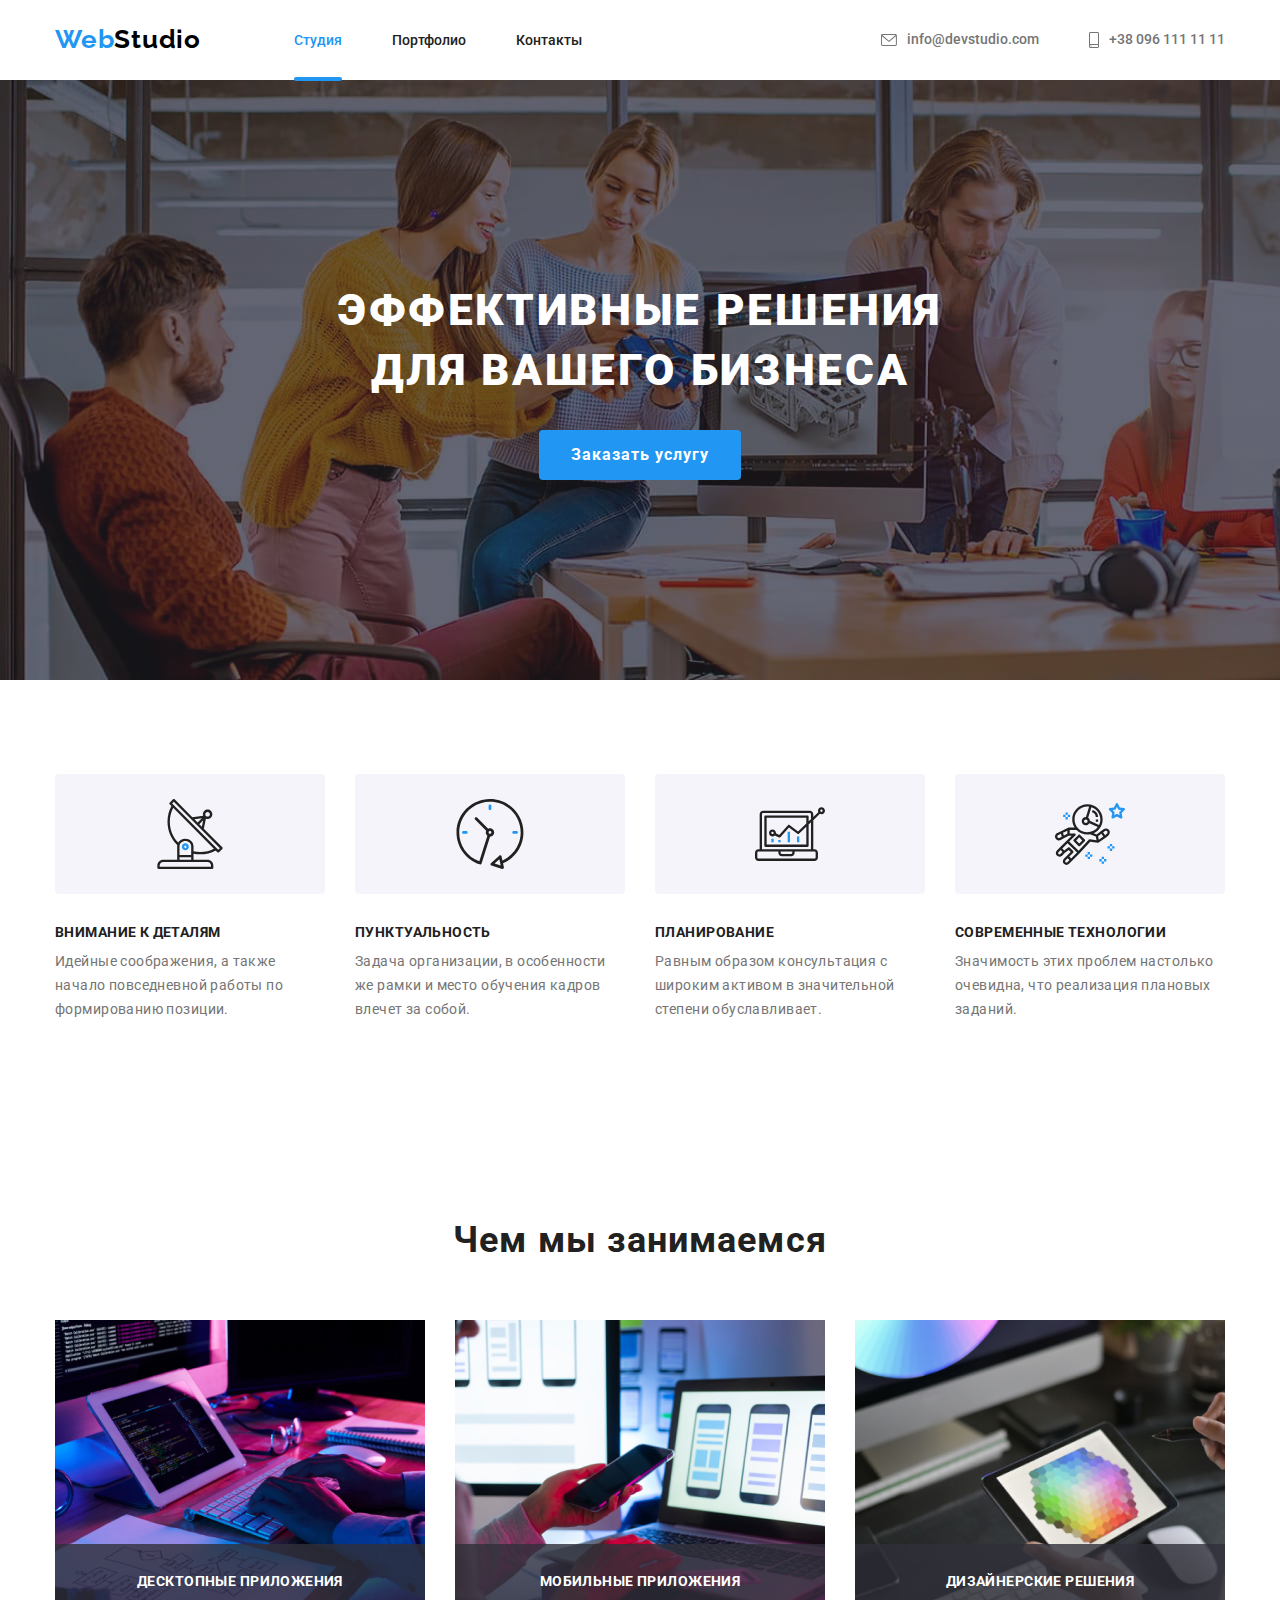
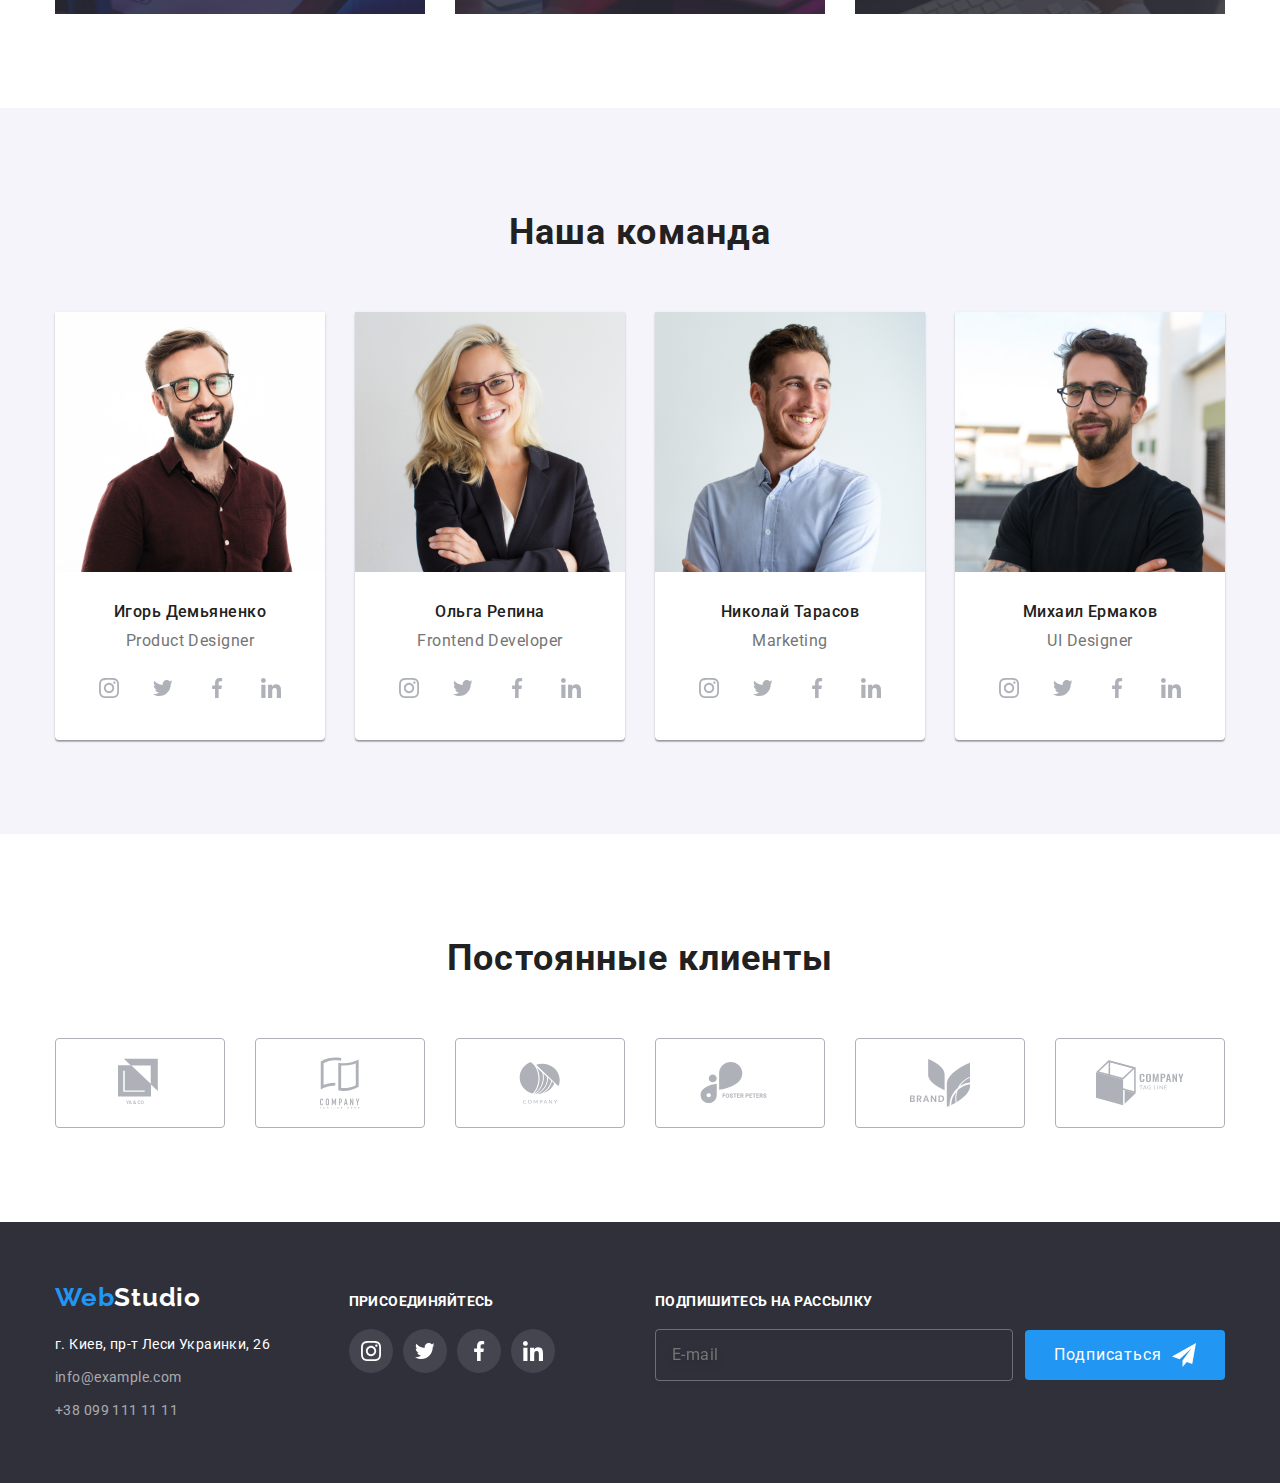
<file: index.html>
<!DOCTYPE html>
<html lang="ru">
<head>
    <meta charset="UTF-8">
    <meta name="viewport" content="width=device-width, initial-scale=1.0">
    <title>Web Studio</title>
    <link rel="stylesheet" href="https://cdnjs.cloudflare.com/ajax/libs/modern-normalize/1.0.0/modern-normalize.css">
    <link rel="stylesheet" href="./dist/css/main.min.css">
    <link href="https://fonts.googleapis.com/css2?family=Raleway:wght@700&family=Roboto:wght@400;500;700&display=swap" rel="stylesheet">
</head>
<body>
        <header>
            <div class="container">
                <div class="header-container">
                    <nav class="nav-container">
                        <a class="logo header-container__logo" href="#"><span class="logo__fisrt-word">Web</span><span class="logo__second-word">Studio</span></a>
                
                        <ul class="nav-container__list">
                            <li class="nav-container__item">
                                <a href="./index.html" class="nav-container__link nav-container__link--active"> 
                                <span class="nav-container__current-page">Студия</span>
                                </a>
                            </li>
                            <li class="nav-container__item">
                                <a href="./portfolio.html" class="nav-container__link"> Портфолио</a>
                            </li>
                            <li class="nav-container__item">
                                <a href=""  class="nav-container__link">Контакты</a>
                            </li">
                        </ul>
                    </nav>
                    <address class="address">
                        <ul class="auth-nav">
                            <li class="auth-nav-item">
                                <a href="mailto:info@devstudio.com" class="auth-nav-link">
                                <svg class="auth-nav-link__icon" width="16" height="12">
                                    <use href="./images/symbol-defs.svg#icon-envelope"></use>
                                </svg>
                                info@devstudio.com</a>
                            </li>
                            <li class="auth-nav-item">
                                <a href="tel:+380961111111" class="auth-nav-link">
                                <svg class="auth-nav-link__icon" width="10" height="16">
                                    <use href="./images/symbol-defs.svg#icon-smartphone"></use>
                                </svg>
                                +38 096 111 11 11</a>
                            </li>
                        </ul>
                    </address>  
                </div> 
            </div> 
        </header>
        <main>
            <section class="section hero-section"> 
                <div class="container">
                    <h1 class="hero-section__title">Эффективные решения <br> для вашего бизнеса</h1>
                    <button type="button" data-modal-open type="button" class="modal-btn">Заказать услугу</button>
                    
                    <div data-modal class="backdrop is-hidden">
                        <div class="modal">
                            <button type="button" data-modal-close class="close-btn">
                                <svg width="18" height="18" class="close-btn__icon">
                                    <use href="./images/symbol-defs.svg#icon-close-cross">
                                    </use>
                                </svg>
                            </button>
                            
                            <form action="#" method="GET" autocomplete="off" class="contact-form">
                                <b class="contact-form__appeal">Оставьте свои данные, мы вам перезвоним</b>

                                <div class="contact-form__field">
                                    <label for="user-name" class="contact-form__input-name">Имя</label>
                                    <input type="text" id="user-name" class="contact-form__input" name="user-name" required minlength="2">
                                    <svg width="12" height="12" class="contact-form__icon">
                                        <use href="./images/symbol-defs.svg#icon-person"></use>
                                    </svg>
                                </div>
                                
                                <div class="contact-form__field">
                                    <label for="user-phone" class="contact-form__input-name">Телефон</label>
                                    <input type="tel" id="user-phone" class="contact-form__input" name="user-phone" required>
                                    <svg width="13" height="13" class="contact-form__icon">
                                        <use href="./images/symbol-defs.svg#icon-phone"></use>
                                    </svg>
                                </div>
                                
                                <div class="contact-form__field">
                                    <label for="user-email" class="contact-form__input-name">Почта</label>
                                    <input type="email" id="user-email" class="contact-form__input" name="user-email" required>
                                    <svg width="15" height="12" class="contact-form__icon">
                                        <use href="./images/symbol-defs.svg#icon-mail"></use>
                                    </svg>
                                </div>

                                <label for="user-comment" class="contact-form__input-name">Комментарий</label>
                                <textarea name="user-comment" id="user-comment" placeholder="Введите текст" class="contact-form__user-comment"></textarea>
                                
                                
                                <input type="checkbox" id="agreement-checkbox" value="agreement" name="agreement" class="contact-form__agreement-checkbox">
                                <label for="agreement-checkbox" class="contact-form__agreement-label">Соглашаюсь с рассылкой и принимаю &nbsp;<a href="" class="contact-form__agreement-terms-doc"> Условия договора</a></label>

                                <button type="submit" class="submit-button">Отправить</button>
                            </form>

                            
                        </div>    
                    </div>
                </div>
            </section>
    
            <section class="section why-us-section">
                <div class="container">
                    <h2 hidden>Why us</h2>
                    <ul class="why-us-list">
                        <li class="why-us-item">
                            <div class="icon-container">
                                <svg class="why-us-icon">
                                    <use href="./images/symbol-defs.svg#icon-antenna"></use>
                                </svg>
                            </div>
                            <h3 class="why-us-title">Внимание к деталям</h3> 
                            <p class="why-us-description">Идейные соображения, а также начало повседневной работы по формированию позиции.</p>
                        </li>
                        <li class="why-us-item">
                            <div class="icon-container">
                                <svg class="why-us-icon">
                                    <use href="./images/symbol-defs.svg#icon-clock"></use>
                                </svg>
                            </div>
                        <h3 class="why-us-title">Пунктуальность</h3>  
                        <p class="why-us-description">Задача организации, в особенности же рамки и место обучения кадров влечет за собой.</p>
                        </li>
                        <li class="why-us-item">
                            <div class="icon-container">
                                <svg class="why-us-icon">
                                    <use href="./images/symbol-defs.svg#icon-diagram"></use>
                                </svg>
                            </div>
                        <h3 class="why-us-title">Планирование</h3>  
                        <p class="why-us-description">Равным образом консультация с широким активом в значительной степени обуславливает.</p>
                        </li>
                        <li class="why-us-item">
                            <div class="icon-container">
                                <svg class="why-us-icon">
                                    <use href="./images/symbol-defs.svg#icon-astronaut"></use>
                                </svg>
                            </div>
                        <h3 class="why-us-title">Современные технологии</h3>  
                        <p class="why-us-description">Значимость этих проблем настолько очевидна, что реализация плановых заданий.</p>
                        </li>
                    </ul>
                </div>
            </section>
    
            <section class="section features-section">
                <div  class="container">
                    <h2 class="section-title">Чем мы занимаемся</h2>
                <ul class="features-list">
                    <li class="features-item">
                        <img class="features-img"src="./images/img-1.jpg" alt="working on computer" width="370" height="294">
                        <div class="overlay-studio-page">
                            <p class="overlay-studio-page-text">Десктопные приложения</p>
                        </div>
                    </li>
                    <li class="features-item">
                        <img class="features-img"src="./images/img-2.jpg" alt="adoption on smartphone" width="370" height="294">
                        <div class="overlay-studio-page">
                            <p class="overlay-studio-page-text">Мобильные приложения</p>
                        </div>
                    </li>
                    <li class="features-item">
                        <img class="features-img"src="./images/img-3.jpg" alt="colour variaty" width="370" height="294">
                        <div class="overlay-studio-page">
                            <p class="overlay-studio-page-text">Дизайнерские решения</p>
                        </div>
                    </li>
                </ul>
                </div>
            </section>
    
            <section class="section team-section">
                <div class="container">
                    <h2 class="section-title">Наша команда</h2>
                <ul class="team-list">
                    <li class="team-item">
                        <img class="team-member-photo" src="./images/img-4.jpg" alt="man" width="270" height="260">
                        <h3 class="team-member-name">Игорь Демьяненко</h3>
                        <p class="team-member-position">Product Designer</p>
                        <ul class="social-links-list">
                            <li class="social-links-list-item">
                                <a href="" class="social-link-item">
                                    <svg class="social-link-icon">
                                        <use href="./images/symbol-defs.svg#icon-instagram"></use>
                                    </svg>
                                </a>
                            </li>
                            <li class="social-links-list-item">
                                <a href="" class="social-link-item">
                                    <svg class="social-link-icon">
                                        <use href="./images/symbol-defs.svg#icon-twitter"></use>
                                    </svg>
                                </a>
                            </li>
                            <li class="social-links-list-item">
                                <a href="" class="social-link-item">
                                    <svg class="social-link-icon">
                                        <use href="./images/symbol-defs.svg#icon-facebook-1"></use>
                                    </svg>
                                </a>
                            </li>
                            <li class="social-links-list-item">
                                <a href="" class="social-link-item">
                                    <svg class="social-link-icon">
                                        <use href="./images/symbol-defs.svg#icon-linkedin-1"></use>
                                    </svg>
                                </a>
                            </li>
                        </ul>
                    </li>
                    <li class="team-item">
                        <img class="team-member-photo" src="./images/img-5.jpg" alt="girl" width="270" height="260">
                        <h3 class="team-member-name">Ольга Репина</h3>
                        <p class="team-member-position">Frontend Developer</p>
                        <ul class="social-links-list">
                            <li class="social-links-list-item">
                                <a href="" class="social-link-item">
                                    <svg class="social-link-icon">
                                        <use href="./images/symbol-defs.svg#icon-instagram"></use>
                                    </svg>
                                </a>
                            </li>
                            <li class="social-links-list-item">
                                <a href="" class="social-link-item">
                                    <svg class="social-link-icon">
                                        <use href="./images/symbol-defs.svg#icon-twitter"></use>
                                    </svg>
                                </a>
                            </li>
                            <li class="social-links-list-item">
                                <a href="" class="social-link-item">
                                    <svg class="social-link-icon">
                                        <use href="./images/symbol-defs.svg#icon-facebook-1"></use>
                                    </svg>
                                </a>
                            </li>
                            <li class="social-links-list-item">
                                <a href="" class="social-link-item">
                                    <svg class="social-link-icon">
                                        <use href="./images/symbol-defs.svg#icon-linkedin-1"></use>
                                    </svg>
                                </a>
                            </li>
                        </ul>
                    </li>
                    <li class="team-item">
                        <img class="team-member-photo" src="./images/img-6.jpg" alt="man" width="270" height="260">
                        <h3 class="team-member-name">Николай Тарасов</h3>
                        <p class="team-member-position">Marketing</p>
                        <ul class="social-links-list">
                            <li class="social-links-list-item">
                                <a href="" class="social-link-item">
                                    <svg class="social-link-icon">
                                        <use href="./images/symbol-defs.svg#icon-instagram"></use>
                                    </svg>
                                </a>
                            </li>
                            <li class="social-links-list-item">
                                <a href="" class="social-link-item">
                                    <svg class="social-link-icon">
                                        <use href="./images/symbol-defs.svg#icon-twitter"></use>
                                    </svg>
                                </a>
                            </li>
                            <li class="social-links-list-item">
                                <a href="" class="social-link-item">
                                    <svg class="social-link-icon">
                                        <use href="./images/symbol-defs.svg#icon-facebook-1"></use>
                                    </svg>
                                </a>
                            </li>
                            <li class="social-links-list-item">
                                <a href="" class="social-link-item">
                                    <svg class="social-link-icon">
                                        <use href="./images/symbol-defs.svg#icon-linkedin-1"></use>
                                    </svg>
                                </a>
                            </li>
                        </ul>
                    </li>
                    <li class="team-item">
                        <img class="team-member-photo" src="./images/img-7.jpg" alt="man" width="270" height="260">
                        <h3 class="team-member-name">Михаил Ермаков</h3>
                        <p class="team-member-position">UI Designer</p>
                        <ul class="social-links-list">
                            <li class="social-links-list-item">
                                <a href="" class="social-link-item">
                                    <svg class="social-link-icon">
                                        <use href="./images/symbol-defs.svg#icon-instagram"></use>
                                    </svg>
                                </a>
                            </li>
                            <li class="social-links-list-item">
                                <a href="" class="social-link-item">
                                    <svg class="social-link-icon">
                                        <use href="./images/symbol-defs.svg#icon-twitter"></use>
                                    </svg>
                                </a>
                            </li>
                            <li class="social-links-list-item">
                                <a href="" class="social-link-item">
                                    <svg class="social-link-icon">
                                        <use href="./images/symbol-defs.svg#icon-facebook-1"></use>
                                    </svg>
                                </a>
                            </li>
                            <li class="social-links-list-item">
                                <a href="" class="social-link-item">
                                    <svg class="social-link-icon">
                                        <use href="./images/symbol-defs.svg#icon-linkedin-1"></use>
                                    </svg>
                                </a>
                            </li>
                        </ul>
                    </li>
                </ul>
                </div>
            </section>

            <section class="section clients-section">
                <div class="container">
                    <h2 class="section-title">Постоянные клиенты</h2>
                <ul class="client-list">
                    <li class="client-item">
                        <a href="" class="client-link">
                            <svg class="client-icon" width="44" height="50px">
                                <use href="./images/symbol-defs.svg#icon-logo-1"></use>
                            </svg>
                        </a>
                    </li>
                    <li class="client-item">
                        <a href="" class="client-link">
                            <svg class="client-icon" width="40" height="52">
                                <use href="./images/symbol-defs.svg#icon-logo-2"></use>
                            </svg>
                        </a>
                    </li>
                    <li class="client-item">
                        <a href="" class="client-link">
                            <svg class="client-icon" width="42" height="42">
                                <use href="./images/symbol-defs.svg#icon-logo-3"></use>
                            </svg>
                        </a>
                    </li>
                    <li class="client-item">
                        <a href="" class="client-link">
                            <svg class="client-icon" width="80" height="42">
                                <use href="./images/symbol-defs.svg#icon-logo-4"></use>
                            </svg>
                        </a>
                    </li>
                    <li class="client-item">
                        <a href="" class="client-link">
                            <svg class="client-icon" width="60" height="48">
                                <use href="./images/symbol-defs.svg#icon-logo-5"></use>
                            </svg>
                        </a>
                    </li>
                    <li class="client-item">
                        <a href="" class="client-link">
                            <svg class="client-icon" width="88" height="46">
                                <use href="./images/symbol-defs.svg#icon-logo-6"></use>
                            </svg>
                        </a>
                    </li>
                </ul>
                </div>
            </section>
        </main>

        <footer class="footer">
            <div class="container">
                <div class="footer-container">
                    <div class="footer-container-left">
                        <a class="logo footer-container__logo" href="#">
                            <span class="logo__fisrt-word">Web</span><span class="logo__second-word--dark-bcg">Studio</span>
                        </a>
                    <address>
                        <ul>
                            <li class="address-item">
                                <a class="google-maps" href="https://goo.gl/maps/dtEofqqaDgMiZuSH6">г. Киев, пр-т Леси Украинки, 26</a>
                            </li>
                            <li class="address-item">
                                <a href="mailto:info@example.com" class="footer-contacts">info@example.com</a>
                            </li>
                            <li class="address-item">
                                <a href="tel:+380991111111" class="footer-contacts">+38 099 111 11 11</a>
                            </li>
                        </ul>
                    </address>
                    </div>

                    <div class="footer-container-center">
                        <h3 class="footer-connect">присоединяйтесь</h3>
                        <ul class="social-links-list">
                            <li class="social-link-list-item-footer">
                                <a href="" class="social-link-item-footer">
                                    <svg class="social-link-icon-footer">
                                        <use href="./images/symbol-defs.svg#icon-instagram"></use>
                                    </svg>
                                </a>
                            </li>
                            <li class="social-link-list-item-footer">
                                <a href="" class="social-link-item-footer">
                                    <svg class="social-link-icon-footer">
                                        <use href="./images/symbol-defs.svg#icon-twitter"></use>
                                    </svg>
                                </a>
                            </li>
                            <li class="social-link-list-item-footer">
                                <a href="" class="social-link-item-footer">
                                    <svg class="social-link-icon-footer">
                                        <use href="./images/symbol-defs.svg#icon-facebook-1"></use>
                                    </svg>
                                </a>
                            </li>
                            <li class="social-link-list-item-footer">
                                <a href="" class="social-link-item-footer">
                                    <svg class="social-link-icon-footer">
                                        <use href="./images/symbol-defs.svg#icon-linkedin-1"></use>
                                    </svg>
                                </a>
                            </li>
                        </ul>
                    </div>

                    <div class="footer-container-right">
                        <h3 class="footer-connect">Подпишитесь на рассылку</h3>
                        <form action="#" method="GET" autocomplete="off" class="subscription-form-footer">
                            <label>
                                <input type="email" name="user-email-footer" placeholder="E-mail" class="subscription-input">
                            </label>

                            <button type="submit" class="subscribe-button-footer">
                                Подписаться
                                <svg width="24" height="24" class="subscribe-icon-footer">
                                    <use href="./images/symbol-defs.svg#icon-send-plane"></use>
                                </svg>
                            </button>
                        </form>
                    </div>
                </div>
            </div>
        </footer>

    <script src="./js/modal.js"></script>
</body>
</html>
</file>
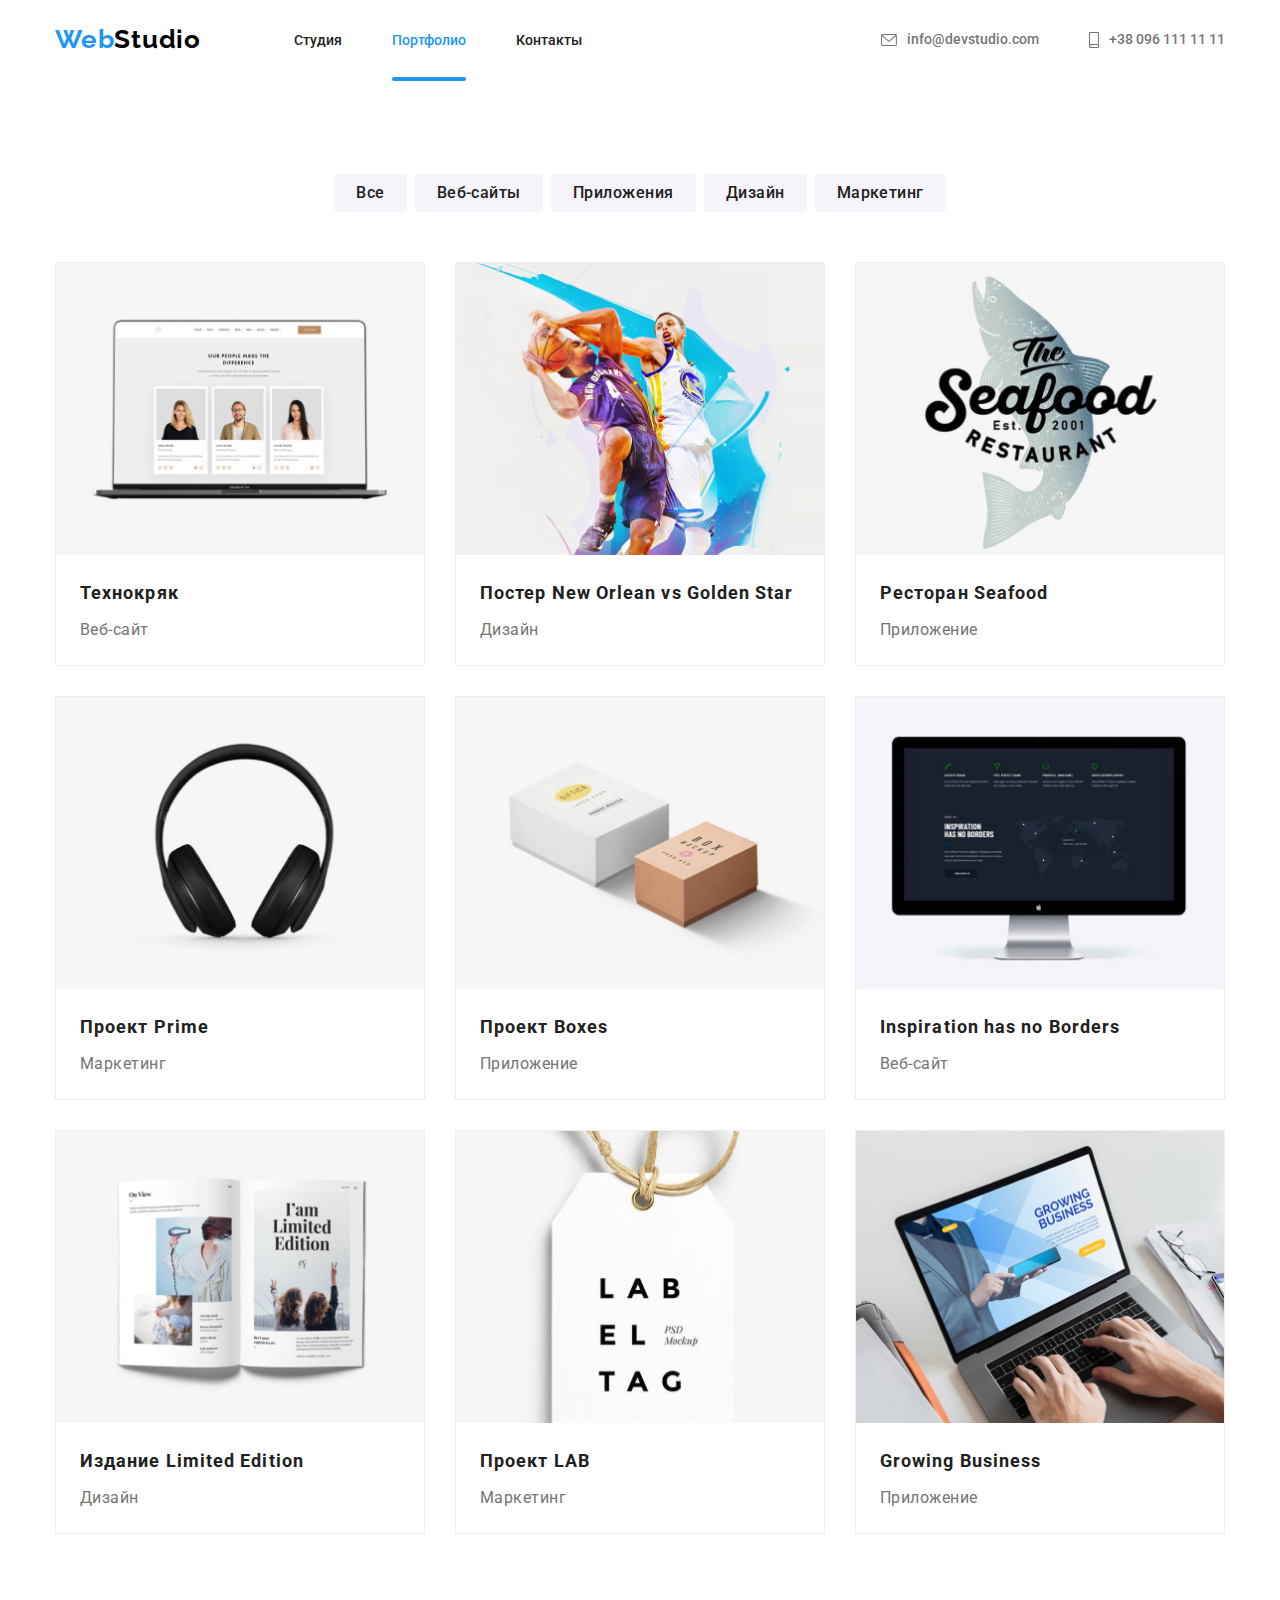
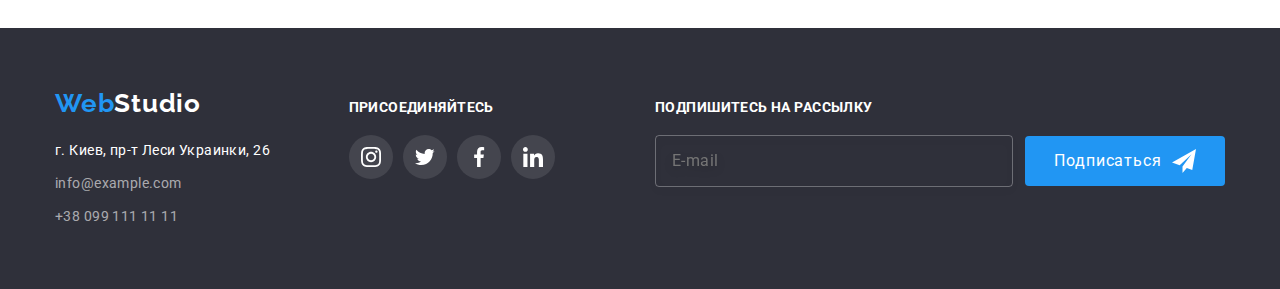
<file: portfolio.html>
<!DOCTYPE html>
<html lang="ru">
<head>
    <meta charset="UTF-8">
    <meta name="viewport" content="width=device-width, initial-scale=1.0">
    <title>Portfilio</title>
    <link rel="stylesheet" href="https://cdnjs.cloudflare.com/ajax/libs/modern-normalize/1.0.0/modern-normalize.css">
    <link rel="stylesheet" href="./dist/css/portfolio.min.css">
    <link href="https://fonts.googleapis.com/css2?family=Raleway:wght@700&family=Roboto:wght@400;500;700&display=swap" rel="stylesheet">
</head>
<body>
    
    <header>
        <div class="container">
            <div class="header-container">
                <nav class="nav-container">
                    <a class="logo header-container__logo" href="#"><span class="logo__fisrt-word">Web</span><span
                            class="logo__second-word">Studio</span></a>
    
                    <ul class="nav-container__list">
                        <li class="nav-container__item">
                            <a href="./index.html" class="nav-container__link"> Студия</a>
                        </li>
                        <li class="nav-container__item">
                            <a href="./portfolio.html" class="nav-container__link nav-container__link--active">
                                <span class="nav-container__current-page">Портфолио</span>
                            </a>
                        </li>
                        <li class="nav-container__item">
                            <a href="" class="nav-container__link">Контакты</a>
                        </li">
                    </ul>
                </nav>
                <address class="address">
                    <ul class="auth-nav">
                        <li class="auth-nav-item">
                            <a href="mailto:info@devstudio.com" class="auth-nav-link">
                                <svg class="auth-nav-link__icon" width="16" height="12">
                                    <use href="./images/symbol-defs.svg#icon-envelope"></use>
                                </svg>
                                info@devstudio.com</a>
                        </li>
                        <li class="auth-nav-item">
                            <a href="tel:+380961111111" class="auth-nav-link">
                                <svg class="auth-nav-link__icon" width="10" height="16">
                                    <use href="./images/symbol-defs.svg#icon-smartphone"></use>
                                </svg>
                                +38 096 111 11 11</a>
                        </li>
                    </ul>
                </address>
            </div>
        </div>
    </header>
    
    <main>
        <section class="section projects-section">
            <div class="container">
                <h1 hidden>Наши проекты</h1>
                <ul class="filter-list">
                    <li class="filter-item"> <button type="button"  class="filter-button"> Все</button> </li>
                    <li class="filter-item"> <button type="button"  class="filter-button"> Веб-сайты</button> </li>
                    <li class="filter-item"> <button type="button"  class="filter-button"> Приложения</button> </li>
                    <li class="filter-item"> <button type="button"  class="filter-button"> Дизайн</button> </li>
                    <li class="filter-item"> <button type="button"  class="filter-button"> Маркетинг</button> </li>
                </ul>
                <ul class="projects-list">
                    <li class="projects-item">
                        <a href="" class="project-link">
                            <div class="project-container-upper">
                                <img class="project-img" src="./images/img-8.jpg" alt="сайт, открытый на ноутбуке" width: 370px; height: 294px;>
                                <div class="overlay">
                                    <p class="overlay-text">Технокряк это современная площадка распространения коронавируса. Компании используют эту платформу для цифрового шпионажа и атак на защищённые сервера конкурентов.</p>
                                </div>
                            </div>
                            <div class="project-container-lower">
                                <h2 class="project-name">Технокряк</h2>
                                <p class="project-description">Веб-сайт</p>
                            </div>   
                        </a>
                    </li>
                    <li class="projects-item">
                        <a href="" class="project-link">
                            <div class="project-container-upper">
                                <img class="project-img" src="./images/img-9.jpg" alt="постер с баскетболистами" width: 370px; height: 294px;>
                                <div class="overlay">
                                    <p class="overlay-text">Технокряк это современная площадка распространения коронавируса. Компании используют эту платформу для цифрового шпионажа и атак на защищённые сервера конкурентов.</p>
                                </div>
                            </div>
                            <div class="project-container-lower">
                                <h2 class="project-name">Постер New Orlean vs Golden Star</h2>
                                <p class="project-description">Дизайн</p>
                            </div>
                        </a>
                    </li>
                    <li class="projects-item">
                        <a href="" class="project-link">
                            <div class="project-container-upper">
                                <img class="project-img" src="./images/img-10.jpg" alt="логотип ресторана Seafood" width: 370px; height: 294px;>
                                <div class="overlay">
                                    <p class="overlay-text">Технокряк это современная площадка распространения коронавируса. Компании используют эту платформу для цифрового шпионажа и атак на защищённые сервера конкурентов.</p>
                                </div>
                            </div>
                            <div class="project-container-lower">
                                <h2 class="project-name">Ресторан Seafood</h2>
                                <p class="project-description">Приложение</p>
                            </div>
                        </a>
                    </li>
                    <li class="projects-item">
                        <a href="" class="project-link">
                            <div class="project-container-upper">
                                <img class="project-img" src="./images/img-11.jpg" alt="наушники" width: 370px; height: 294px;>
                                <div class="overlay">
                                    <p class="overlay-text">Технокряк это современная площадка распространения коронавируса. Компании используют эту платформу для цифрового шпионажа и атак на защищённые сервера конкурентов.</p>
                                </div>
                            </div>
                            <div class="project-container-lower">
                                <h2 class="project-name">Проект Prime</h2>
                                <p class="project-description">Маркетинг</p>
                            </div>
                        </a>
                    </li>
                    <li class="projects-item">
                        <a href="" class="project-link">
                            <div class="project-container-upper">
                                <img class="project-img" src="./images/img-12.jpg" alt="коробочки" width: 370px; height: 294px;>
                                <div class="overlay">
                                <p class="overlay-text">Технокряк это современная площадка распространения коронавируса. Компании используют эту платформу для цифрового шпионажа и атак на защищённые сервера конкурентов.</p>
                                </div>
                            </div>
                            <div class="project-container-lower">
                                <h2 class="project-name">Проект Boxes</h2>
                                <p class="project-description">Приложение</p>
                            </div>
                        </a>                                
                    </li>
                    <li class="projects-item">
                        <a href="" class="project-link">
                            <div class="project-container-upper">
                                <img class="project-img" src="./images/img-13.jpg" alt="сайт, открытый на мониторе" width: 370px; height: 294px;>
                                <div class="overlay">
                                <p class="overlay-text">Технокряк это современная площадка распространения коронавируса. Компании используют эту платформу для цифрового шпионажа и атак на защищённые сервера конкурентов.</p>
                                </div>
                            </div>
                            <div class="project-container-lower">
                                <h2 class="project-name">Inspiration has no Borders</h2>
                                <p class="project-description">Веб-сайт</p>
                            </div>
                        </a>                                
                    </li>
                    <li class="projects-item">
                        <a href="" class="project-link">
                            <div class="project-container-upper">
                                <img class="project-img" src="./images/img-14.jpg" alt="книга издания Limited Edition" width: 370px; height: 294px;>
                                <div class="overlay">
                                <p class="overlay-text">Технокряк это современная площадка распространения коронавируса. Компании используют эту платформу для цифрового шпионажа и атак на защищённые сервера конкурентов.</p>
                                </div>
                            </div>
                            <div class="project-container-lower">
                                <h2 class="project-name">Издание Limited Edition</h2>
                                <p class="project-description">Дизайн</p>
                            </div>
                        </a>                                
                    </li>
                    <li class="projects-item">
                        <a href="" class="project-link">
                            <div class="project-container-upper">
                                <img class="project-img" src="./images/img-15.jpg" alt="ярлык LAB EL TAG" width: 370px; height: 294px;>
                                <div class="overlay">
                                <p class="overlay-text">Технокряк это современная площадка распространения коронавируса. Компании используют эту платформу для цифрового шпионажа и атак на защищённые сервера конкурентов.</p>
                                </div>
                            </div>
                            <div class="project-container-lower">
                                <h2 class="project-name">Проект LAB</h2>
                                <p class="project-description">Маркетинг</p>
                            </div>
                        </a>                                
                    </li>
                    <li class="projects-item">
                        <a href="" class="project-link">
                            <div class="project-container-upper">
                                <img class="project-img" src="./images/img-16.jpg" alt="процесс работы на ноутбуке" width: 370px; height: 294px;>
                                <div class="overlay">
                                <p class="overlay-text">Технокряк это современная площадка распространения коронавируса. Компании используют эту платформу для цифрового шпионажа и атак на защищённые сервера конкурентов.</p>
                            </div>
                            </div>
                            <div class="project-container-lower">
                                <h2 class="project-name">Growing Business</h2>
                                <p class="project-description">Приложение</p>
                            </div>
                        </a>                                
                    </li>
                </ul>
            </div>
        </section>
    </main>
    <footer class="footer">
        <div class="container">
            <div class="footer-container">
                <div class="footer-container-left">
                    <a class="logo footer-container__logo" href="#">
                        <span class="logo__fisrt-word">Web</span><span class="logo__second-word--dark-bcg">Studio</span>
                    </a>
                    <address>
                        <ul>
                            <li class="address-item">
                                <a class="google-maps" href="https://goo.gl/maps/dtEofqqaDgMiZuSH6">г. Киев, пр-т Леси
                                    Украинки, 26</a>
                            </li>
                            <li class="address-item">
                                <a href="mailto:info@example.com" class="footer-contacts">info@example.com</a>
                            </li>
                            <li class="address-item">
                                <a href="tel:+380991111111" class="footer-contacts">+38 099 111 11 11</a>
                            </li>
                        </ul>
                    </address>
                </div>
    
                <div class="footer-container-center">
                    <h3 class="footer-connect">присоединяйтесь</h3>
                    <ul class="social-links-list">
                        <li class="social-link-list-item-footer">
                            <a href="" class="social-link-item-footer">
                                <svg class="social-link-icon-footer">
                                    <use href="./images/symbol-defs.svg#icon-instagram"></use>
                                </svg>
                            </a>
                        </li>
                        <li class="social-link-list-item-footer">
                            <a href="" class="social-link-item-footer">
                                <svg class="social-link-icon-footer">
                                    <use href="./images/symbol-defs.svg#icon-twitter"></use>
                                </svg>
                            </a>
                        </li>
                        <li class="social-link-list-item-footer">
                            <a href="" class="social-link-item-footer">
                                <svg class="social-link-icon-footer">
                                    <use href="./images/symbol-defs.svg#icon-facebook-1"></use>
                                </svg>
                            </a>
                        </li>
                        <li class="social-link-list-item-footer">
                            <a href="" class="social-link-item-footer">
                                <svg class="social-link-icon-footer">
                                    <use href="./images/symbol-defs.svg#icon-linkedin-1"></use>
                                </svg>
                            </a>
                        </li>
                    </ul>
                </div>
    
                <div class="footer-container-right">
                    <h3 class="footer-connect">Подпишитесь на рассылку</h3>
                    <form action="#" method="GET" autocomplete="off" class="subscription-form-footer">
                        <label>
                            <input type="email" name="user-email-footer" placeholder="E-mail" class="subscription-input">
                        </label>
    
                        <button type="submit" class="subscribe-button-footer">
                            Подписаться
                            <svg width="24" height="24" class="subscribe-icon-footer">
                                <use href="./images/symbol-defs.svg#icon-send-plane"></use>
                            </svg>
                        </button>
                    </form>
                </div>
            </div>
        </div>
    </footer>
    
</body>
</html>
</file>
<file: dist/css/main.min.css>
.visually-hidden{position:absolute !important;clip:rect(1px 1px 1px 1px);clip:rect(1px, 1px, 1px, 1px);padding:0 !important;border:0 !important;height:1px !important;width:1px !important;overflow:hidden}body{font-family:Roboto, sans-serif;font-style:normal;font-weight:400;color:#212121;background-color:#ffffff}img{display:block;max-width:100%}ul{list-style:none;margin:0px;padding:0px}a{text-decoration:none;font-style:normal;color:#757575;-webkit-transition:color 250ms cubic-bezier(0.4, 0, 0.2, 1);transition:color 250ms cubic-bezier(0.4, 0, 0.2, 1)}a:hover,a:focus{color:#2196f3}.container{width:1200px;padding-left:15px;padding-right:15px;margin:0 auto}.section{padding-top:94px;padding-bottom:94px;margin:0 auto}.section-title{margin:0px;margin-bottom:50px;font-weight:700;font-size:36px;line-height:1.667;text-align:center;letter-spacing:0.03em;color:#212121}.social-links-list{display:-webkit-box;display:-ms-flexbox;display:flex;-webkit-box-pack:center;-ms-flex-pack:center;justify-content:center}.social-links-list-item:not(:last-child){margin-right:10px}.social-link-item{display:-webkit-inline-box;display:-ms-inline-flexbox;display:inline-flex;-webkit-box-pack:center;-ms-flex-pack:center;justify-content:center;-webkit-box-align:center;-ms-flex-align:center;align-items:center;width:44px;height:44px;border-radius:50px;background-color:#fff;-webkit-transition:background-color 250ms cubic-bezier(0.4, 0, 0.2, 1);transition:background-color 250ms cubic-bezier(0.4, 0, 0.2, 1)}.social-link-item:hover,.social-link-item:focus{background-color:#2196f3}.social-link-item:hover .social-link-icon,.social-link-item:focus .social-link-icon{fill:#fff}.social-link-icon{width:20px;height:20px;fill:#afb1b8;-webkit-transition:fill 250ms cubic-bezier(0.4, 0, 0.2, 1);transition:fill 250ms cubic-bezier(0.4, 0, 0.2, 1)}.social-link-icon:hover,.social-link-icon:focus{fill:#fff}.social-link-list-item-footer{display:-webkit-inline-box;display:-ms-inline-flexbox;display:inline-flex;-webkit-box-pack:center;-ms-flex-pack:center;justify-content:center;-webkit-box-align:center;-ms-flex-align:center;align-items:center;width:44px;height:44px;border-radius:50px;background-color:rgba(255,255,255,0.1);-webkit-transition:background-color 250ms cubic-bezier(0.4, 0, 0.2, 1);transition:background-color 250ms cubic-bezier(0.4, 0, 0.2, 1)}.social-link-list-item-footer:hover,.social-link-list-item-footer:focus-within{background-color:#2196f3}.social-link-list-item-footer:focus{outline:black}.social-link-list-item-footer:not(:last-child){margin-right:10px}.social-link-item-footer{display:-webkit-inline-box;display:-ms-inline-flexbox;display:inline-flex;-webkit-box-pack:center;-ms-flex-pack:center;justify-content:center;-webkit-box-align:center;-ms-flex-align:center;align-items:center}.social-link-item-footer:focus{outline:1px solid black}.social-link-icon-footer{width:20px;height:20px;fill:#fff}.modal-btn{display:inline-block;margin:0 auto;font-family:Roboto;font-weight:700;font-size:16px;line-height:1.857;letter-spacing:0.06em;color:#fff;background:#2196f3;border:none;border-radius:4px;padding:10px 32px;-webkit-box-shadow:none;box-shadow:none;-webkit-transition:-webkit-box-shadow 250ms cubic-bezier(0.4, 0, 0.2, 1);transition:-webkit-box-shadow 250ms cubic-bezier(0.4, 0, 0.2, 1);transition:box-shadow 250ms cubic-bezier(0.4, 0, 0.2, 1);transition:box-shadow 250ms cubic-bezier(0.4, 0, 0.2, 1), -webkit-box-shadow 250ms cubic-bezier(0.4, 0, 0.2, 1)}.modal-btn:hover,.modal-btn:focus{-webkit-box-shadow:0px 4px 4px rgba(0,0,0,0.15);box-shadow:0px 4px 4px rgba(0,0,0,0.15);cursor:pointer}.backdrop{position:fixed;top:0;left:0;z-index:999;width:100%;height:100%;background-color:rgba(0,0,0,0.2);opacity:1;-webkit-transition:opacity 250ms cubic-bezier(0.4, 0, 0.2, 1);transition:opacity 250ms cubic-bezier(0.4, 0, 0.2, 1)}.backdrop.is-hidden{opacity:0;pointer-events:none}.backdrop .close-btn{position:absolute;top:8px;right:8px;display:-webkit-box;display:-ms-flexbox;display:flex;-webkit-box-pack:center;-ms-flex-pack:center;justify-content:center;-webkit-box-align:center;-ms-flex-align:center;align-items:center;width:30px;height:30px;border-radius:50%;border:1px solid rgba(0,0,0,0.1);background-color:#fff}.backdrop .close-btn:hover,.backdrop .close-btn:focus>.close-btn__icon{fill:#2196f3;cursor:pointer}.modal{position:absolute;top:50%;left:50%;-webkit-transform:translate(-50%, -50%) scale(1);transform:translate(-50%, -50%) scale(1);-webkit-transition:-webkit-transform 250ms linear;transition:-webkit-transform 250ms linear;transition:transform 250ms linear;transition:transform 250ms linear, -webkit-transform 250ms linear;width:528px;min-height:580px;padding:40px;background-color:#fff;-webkit-box-shadow:0px 1px 3px rgba(0,0,0,0.12),0px 1px 1px rgba(0,0,0,0.14),0px 2px 1px rgba(0,0,0,0.2);box-shadow:0px 1px 3px rgba(0,0,0,0.12),0px 1px 1px rgba(0,0,0,0.14),0px 2px 1px rgba(0,0,0,0.2);border-radius:4px}.backdrop.is-hidden .modal{-webkit-transform:translate(-50%, -50%) scale(1);transform:translate(-50%, -50%) scale(1);-webkit-transition:-webkit-transform 250ms cubic-bezier(0.4, 0, 0.2, 1);transition:-webkit-transform 250ms cubic-bezier(0.4, 0, 0.2, 1);transition:transform 250ms cubic-bezier(0.4, 0, 0.2, 1);transition:transform 250ms cubic-bezier(0.4, 0, 0.2, 1), -webkit-transform 250ms cubic-bezier(0.4, 0, 0.2, 1)}.contact-form{font-size:12px;line-height:1.167;letter-spacing:0.03em;color:#757575}.contact-form__appeal{display:inline-block;margin-bottom:12px;font-weight:700;font-size:20px;line-height:1.15;text-align:center;letter-spacing:0.03em}.contact-form__field{position:relative;margin-bottom:10px}.contact-form__input{display:block;width:448px;height:40px;padding-top:12px;padding-right:16px;padding-bottom:12px;padding-left:42px;border:1px solid rgba(33,33,33,0.2);border-radius:4px;letter-spacing:0.01em}.contact-form__input:focus{outline:none;border:1px solid #2196f3;cursor:pointer}.contact-form__input-name{display:block;text-align:initial;margin-bottom:4px;color:#757575}.contact-form__icon{position:absolute;left:12px;top:32px}.contact-form__field:focus-within>.contact-form__icon{fill:#2196f3}.contact-form__user-comment{width:100%;height:120px;padding:12px 16px;margin-bottom:20px;border:1px solid rgba(33,33,33,0.2);-webkit-box-sizing:border-box;box-sizing:border-box;border-radius:4px;resize:none}.contact-form__user-comment:focus{outline:none;border:1px solid #2196f3}.contact-form__agreement-checkbox{position:absolute;-webkit-appearance:none;-moz-appearance:none;appearance:none;margin-right:8px}.contact-form__agreement-label{display:-webkit-inline-box;display:-ms-inline-flexbox;display:inline-flex;-webkit-box-align:center;-ms-flex-align:center;align-items:center;margin-bottom:30px;font-size:14px;line-height:1.714;letter-spacing:0.03em}.contact-form__agreement-label::before{content:"";display:inline-block;width:16px;height:15px;margin-right:8px;border:2px solid #212121;background-origin:border-box;border-radius:2px;line-height:1.714}.contact-form__agreement-checkbox:checked+.contact-form__agreement-label::before{background-image:url(../../images/icon-check.svg);background-size:contain;background-origin:border-box;background-color:#2196f3;border-color:#2196f3}.contact-form__agreement-terms-doc{color:#2196f3;text-decoration:underline}.submit-button{display:block;width:200px;height:50px;margin:0 auto;padding:10px 56px;text-align:center;font-weight:700;font-size:16px;line-height:1.875;letter-spacing:0.06em;color:#fff;background-color:#2196f3;border:none;border-radius:4px}.submit-button:hover,.submit-button:focus{-webkit-box-shadow:0px 4px 4px rgba(0,0,0,0.15);box-shadow:0px 4px 4px rgba(0,0,0,0.15);cursor:pointer}.logo{font-family:Raleway, sans-serif;font-weight:700;font-size:26px;line-height:1.192;letter-spacing:0.03em}.logo__fisrt-word{color:#2196f3}.logo__second-word{color:#000}.logo__second-word--dark-bcg{color:#fff}.header-container{height:80px;display:-webkit-box;display:-ms-flexbox;display:flex;-webkit-box-align:center;-ms-flex-align:center;align-items:center}.header-container__logo{margin-right:93px;padding-top:24px;padding-bottom:25px}.nav-container{display:-webkit-box;display:-ms-flexbox;display:flex;-webkit-box-pack:center;-ms-flex-pack:center;justify-content:center;-webkit-box-align:center;-ms-flex-align:center;align-items:center;height:100%}.nav-container__list{display:-webkit-box;display:-ms-flexbox;display:flex;height:100%}.nav-container__list .item:not(:last-child){margin-right:50px}.nav-container__item:not(:last-child){margin-right:50px}.nav-container__link{display:block;padding-top:32px;padding-bottom:32px;font-weight:500;font-size:14px;color:#212121;-webkit-transition:color 250ms cubic-bezier(0.4, 0, 0.2, 1);transition:color 250ms cubic-bezier(0.4, 0, 0.2, 1)}.nav-container__link:hover,.nav-container__link:focus{color:#2196f3}.nav-container__current-page{color:#2196f3}.nav-container__link--active{padding-bottom:0px}.nav-container__link--active::after{content:" ";display:block;margin-top:29px;width:100%;height:4px;background:#2196f3;border-radius:2px}.address{margin-left:auto;font-style:normal;font-weight:500}.auth-nav{display:-webkit-box;display:-ms-flexbox;display:flex;-webkit-box-align:center;-ms-flex-align:center;align-items:center}.auth-nav-item{display:-webkit-box;display:-ms-flexbox;display:flex;-webkit-box-align:center;-ms-flex-align:center;align-items:center}.auth-nav-item+.auth-nav-item{margin-left:50px}.auth-nav-link{display:-webkit-box;display:-ms-flexbox;display:flex;-webkit-box-align:center;-ms-flex-align:center;align-items:center;font-size:14px;line-height:1.14;color:#757575;-webkit-transition:color 250ms cubic-bezier(0.4, 0, 0.2, 1);transition:color 250ms cubic-bezier(0.4, 0, 0.2, 1)}.auth-nav-link:hover,.auth-nav-link:focus{color:#2196f3}.auth-nav-link:hover .auth-nav-link__icon,.auth-nav-link:focus .auth-nav-link__icon{fill:#2196f3}.auth-nav-link__icon{margin-right:10px;fill:#757575;-webkit-transition:fill 250ms cubic-bezier(0.4, 0, 0.2, 1);transition:fill 250ms cubic-bezier(0.4, 0, 0.2, 1)}.auth-nav-link__icon:hover,.auth-nav-link__icon:focus{fill:#2196f3}.hero-section{height:600px;max-width:1600px;padding:0;display:-webkit-box;display:-ms-flexbox;display:flex;-webkit-box-orient:vertical;-webkit-box-direction:normal;-ms-flex-direction:column;flex-direction:column;-webkit-box-pack:center;-ms-flex-pack:center;justify-content:center;text-align:center;background-color:#2f303a;background-image:-webkit-gradient(linear, left top, left bottom, from(rgba(47,48,58,0.4)), to(rgba(47,48,58,0.4))),url(../../images/bg-img.jpg);background-image:linear-gradient(rgba(47,48,58,0.4), rgba(47,48,58,0.4)),url(../../images/bg-img.jpg)}.hero-section__title{margin-top:0px;margin-bottom:30px;font-weight:900;font-size:44px;line-height:1.364;color:#fff;letter-spacing:0.06em;text-transform:uppercase}.why-us-list{display:-webkit-box;display:-ms-flexbox;display:flex;-ms-flex-wrap:wrap;flex-wrap:wrap;margin:0 auto}.why-us-item{width:270px}.why-us-item:not(:last-child){margin-right:30px}.icon-container{margin-bottom:30px;padding:25px 100px;background:#f5f4fa;border-radius:4px}.why-us-icon{width:70px;height:70px;display:block}.why-us-title{margin:0;margin-bottom:10px;font-weight:700;font-size:14px;line-height:1.143;letter-spacing:0.03em;text-transform:uppercase;color:#212121}.why-us-description{margin:0;font-weight:400;font-size:14px;line-height:1.714;letter-spacing:0.03em;color:#757575}.features-list{display:-webkit-box;display:-ms-flexbox;display:flex;-ms-flex-wrap:wrap;flex-wrap:wrap}.features-item{position:relative;display:block;z-index:1}.features-item:not(:last-child){margin-right:30px}.features-item .features-img{display:block}.features-item .overlay-studio-page{position:absolute;bottom:0;left:0;width:100%;height:70px;background:rgba(47,48,58,0.8)}.overlay-studio-page-text{display:block;height:100%;margin:0;padding-top:27px;padding-bottom:27px;font-weight:700;font-size:14px;line-height:1.429;text-align:center;letter-spacing:0.03em;text-transform:uppercase;color:#fff}.team-section{background-color:#f5f4fa}.team-list{margin:0 auto;display:-webkit-box;display:-ms-flexbox;display:flex;-ms-flex-wrap:wrap;flex-wrap:wrap;-webkit-box-pack:center;-ms-flex-pack:center;justify-content:center}.team-item{padding-bottom:30px;background-color:#fff;-webkit-box-shadow:0px 1px 3px rgba(0,0,0,0.12),0px 1px 1px rgba(0,0,0,0.14),0px 2px 1px rgba(0,0,0,0.2);box-shadow:0px 1px 3px rgba(0,0,0,0.12),0px 1px 1px rgba(0,0,0,0.14),0px 2px 1px rgba(0,0,0,0.2);border-radius:0px 0px 4px 4px}.team-item:not(:last-child){margin-right:30px}.team-member-photo{margin-bottom:30px}.team-member-name{margin:0px;margin-bottom:10px;font-weight:500;font-size:16px;line-height:1.188;text-align:center;letter-spacing:0.03em}.team-member-position{margin:0px;margin-bottom:16px;font-size:16px;line-height:1.188;text-align:center;letter-spacing:0.03em;color:#757575}.client-list{display:-webkit-box;display:-ms-flexbox;display:flex;-webkit-box-pack:center;-ms-flex-pack:center;justify-content:center}.client-item{width:170px;height:90px;display:-webkit-box;display:-ms-flexbox;display:flex}.client-item:not(:last-child){margin-right:30px}.client-link{width:inherit;border-radius:4px;display:-webkit-inline-box;display:-ms-inline-flexbox;display:inline-flex;-webkit-box-pack:center;-ms-flex-pack:center;justify-content:center;-webkit-box-align:center;-ms-flex-align:center;align-items:center;border:1px solid #afb1b8;fill:#afb1b8;-webkit-transition:border 250ms cubic-bezier(0.4, 0, 0.2, 1),fill 250ms cubic-bezier(0.4, 0, 0.2, 1);transition:border 250ms cubic-bezier(0.4, 0, 0.2, 1),fill 250ms cubic-bezier(0.4, 0, 0.2, 1)}.client-link:hover,.client-link:focus{border:1px solid #2196f3;fill:#2196f3}.client-link:hover .client-icon,.client-link:focus .client-icon{fill:#2196f3}.client-icon{fill:#afb1b8;-webkit-transition:fill 250ms cubic-bezier(0.4, 0, 0.2, 1);transition:fill 250ms cubic-bezier(0.4, 0, 0.2, 1)}.client-icon:hover,.client-icon:focus{fill:#2196f3}.google-maps{color:#fff}.footer{width:inherit;color:rgba(255,255,255,0.6);background:#2f303a;font-weight:400;font-size:14px;line-height:1.714;letter-spacing:0.03em}.footer-container{display:-webkit-box;display:-ms-flexbox;display:flex;-webkit-box-pack:justify;-ms-flex-pack:justify;justify-content:space-between;-webkit-box-align:baseline;-ms-flex-align:baseline;align-items:baseline;padding-top:60px;padding-bottom:60px;margin:0 auto}.footer-container__logo{display:block;margin:0;margin-bottom:20px}.footer-container-left{margin-right:70px}.footer-container-center{margin-right:92px}.footer-container .footer-contacts{color:rgba(255,255,255,0.6)}.footer-container .footer-contacts:hover,.footer-container .footer-contacts:focus{color:#2196f3}.address-item:not(:last-child){margin-bottom:9px}.footer-connect{font-weight:700;font-size:14px;line-height:16px;letter-spacing:1.143;text-transform:uppercase;color:#fff;margin:0;margin-bottom:20px}.subscription-form-footer{display:-webkit-box;display:-ms-flexbox;display:flex;-webkit-box-align:center;-ms-flex-align:center;align-items:center}.subscription-input{display:inline-block;width:358px;margin-right:12px;padding:15px 16px;font-size:16px;line-height:1.25;letter-spacing:0.03em;color:rgba(255,255,255,0.6);background-color:transparent;border:1px solid rgba(255,255,255,0.3);-webkit-filter:drop-shadow(0px 4px 4px rgba(0,0,0,0.15));filter:drop-shadow(0px 4px 4px rgba(0,0,0,0.15));border-radius:4px}.subscribe-button-footer{display:-webkit-box;display:-ms-flexbox;display:flex;-webkit-box-align:center;-ms-flex-align:center;align-items:center;-webkit-box-pack:center;-ms-flex-pack:center;justify-content:center;width:200px;padding:10px 28px;background:#2196f3;border-radius:4px;border:none;color:#fff;font-size:16px;line-height:1.875;letter-spacing:0.06em}.subscribe-button-footer:hover,.subscribe-button-footer:focus{-webkit-box-shadow:0px 4px 4px rgba(0,0,0,0.15);box-shadow:0px 4px 4px rgba(0,0,0,0.15);cursor:pointer}.subscribe-icon-footer{margin-left:10px}
/*# sourceMappingURL=main.min.css.map */
</file>
<file: dist/css/portfolio.min.css>
.visually-hidden{position:absolute !important;clip:rect(1px 1px 1px 1px);clip:rect(1px, 1px, 1px, 1px);padding:0 !important;border:0 !important;height:1px !important;width:1px !important;overflow:hidden}body{font-family:Roboto, sans-serif;font-style:normal;font-weight:400;color:#212121;background-color:#ffffff}img{display:block;max-width:100%}ul{list-style:none;margin:0px;padding:0px}a{text-decoration:none;font-style:normal;color:#757575;-webkit-transition:color 250ms cubic-bezier(0.4, 0, 0.2, 1);transition:color 250ms cubic-bezier(0.4, 0, 0.2, 1)}a:hover,a:focus{color:#2196f3}.container{width:1200px;padding-left:15px;padding-right:15px;margin:0 auto}.section{padding-top:94px;padding-bottom:94px;margin:0 auto}.section-title{margin:0px;margin-bottom:50px;font-weight:700;font-size:36px;line-height:1.667;text-align:center;letter-spacing:0.03em;color:#212121}.logo{font-family:Raleway, sans-serif;font-weight:700;font-size:26px;line-height:1.192;letter-spacing:0.03em}.logo__fisrt-word{color:#2196f3}.logo__second-word{color:#000}.logo__second-word--dark-bcg{color:#fff}.social-links-list{display:-webkit-box;display:-ms-flexbox;display:flex;-webkit-box-pack:center;-ms-flex-pack:center;justify-content:center}.social-links-list-item:not(:last-child){margin-right:10px}.social-link-item{display:-webkit-inline-box;display:-ms-inline-flexbox;display:inline-flex;-webkit-box-pack:center;-ms-flex-pack:center;justify-content:center;-webkit-box-align:center;-ms-flex-align:center;align-items:center;width:44px;height:44px;border-radius:50px;background-color:#fff;-webkit-transition:background-color 250ms cubic-bezier(0.4, 0, 0.2, 1);transition:background-color 250ms cubic-bezier(0.4, 0, 0.2, 1)}.social-link-item:hover,.social-link-item:focus{background-color:#2196f3}.social-link-item:hover .social-link-icon,.social-link-item:focus .social-link-icon{fill:#fff}.social-link-icon{width:20px;height:20px;fill:#afb1b8;-webkit-transition:fill 250ms cubic-bezier(0.4, 0, 0.2, 1);transition:fill 250ms cubic-bezier(0.4, 0, 0.2, 1)}.social-link-icon:hover,.social-link-icon:focus{fill:#fff}.social-link-list-item-footer{display:-webkit-inline-box;display:-ms-inline-flexbox;display:inline-flex;-webkit-box-pack:center;-ms-flex-pack:center;justify-content:center;-webkit-box-align:center;-ms-flex-align:center;align-items:center;width:44px;height:44px;border-radius:50px;background-color:rgba(255,255,255,0.1);-webkit-transition:background-color 250ms cubic-bezier(0.4, 0, 0.2, 1);transition:background-color 250ms cubic-bezier(0.4, 0, 0.2, 1)}.social-link-list-item-footer:hover,.social-link-list-item-footer:focus-within{background-color:#2196f3}.social-link-list-item-footer:focus{outline:black}.social-link-list-item-footer:not(:last-child){margin-right:10px}.social-link-item-footer{display:-webkit-inline-box;display:-ms-inline-flexbox;display:inline-flex;-webkit-box-pack:center;-ms-flex-pack:center;justify-content:center;-webkit-box-align:center;-ms-flex-align:center;align-items:center}.social-link-item-footer:focus{outline:1px solid black}.social-link-icon-footer{width:20px;height:20px;fill:#fff}.header-container{height:80px;display:-webkit-box;display:-ms-flexbox;display:flex;-webkit-box-align:center;-ms-flex-align:center;align-items:center}.header-container__logo{margin-right:93px;padding-top:24px;padding-bottom:25px}.nav-container{display:-webkit-box;display:-ms-flexbox;display:flex;-webkit-box-pack:center;-ms-flex-pack:center;justify-content:center;-webkit-box-align:center;-ms-flex-align:center;align-items:center;height:100%}.nav-container__list{display:-webkit-box;display:-ms-flexbox;display:flex;height:100%}.nav-container__list .item:not(:last-child){margin-right:50px}.nav-container__item:not(:last-child){margin-right:50px}.nav-container__link{display:block;padding-top:32px;padding-bottom:32px;font-weight:500;font-size:14px;color:#212121;-webkit-transition:color 250ms cubic-bezier(0.4, 0, 0.2, 1);transition:color 250ms cubic-bezier(0.4, 0, 0.2, 1)}.nav-container__link:hover,.nav-container__link:focus{color:#2196f3}.nav-container__current-page{color:#2196f3}.nav-container__link--active{padding-bottom:0px}.nav-container__link--active::after{content:" ";display:block;margin-top:29px;width:100%;height:4px;background:#2196f3;border-radius:2px}.address{margin-left:auto;font-style:normal;font-weight:500}.auth-nav{display:-webkit-box;display:-ms-flexbox;display:flex;-webkit-box-align:center;-ms-flex-align:center;align-items:center}.auth-nav-item{display:-webkit-box;display:-ms-flexbox;display:flex;-webkit-box-align:center;-ms-flex-align:center;align-items:center}.auth-nav-item+.auth-nav-item{margin-left:50px}.auth-nav-link{display:-webkit-box;display:-ms-flexbox;display:flex;-webkit-box-align:center;-ms-flex-align:center;align-items:center;font-size:14px;line-height:1.14;color:#757575;-webkit-transition:color 250ms cubic-bezier(0.4, 0, 0.2, 1);transition:color 250ms cubic-bezier(0.4, 0, 0.2, 1)}.auth-nav-link:hover,.auth-nav-link:focus{color:#2196f3}.auth-nav-link:hover .auth-nav-link__icon,.auth-nav-link:focus .auth-nav-link__icon{fill:#2196f3}.auth-nav-link__icon{margin-right:10px;fill:#757575;-webkit-transition:fill 250ms cubic-bezier(0.4, 0, 0.2, 1);transition:fill 250ms cubic-bezier(0.4, 0, 0.2, 1)}.auth-nav-link__icon:hover,.auth-nav-link__icon:focus{fill:#2196f3}.google-maps{color:#fff}.footer{width:inherit;color:rgba(255,255,255,0.6);background:#2f303a;font-weight:400;font-size:14px;line-height:1.714;letter-spacing:0.03em}.footer-container{display:-webkit-box;display:-ms-flexbox;display:flex;-webkit-box-pack:justify;-ms-flex-pack:justify;justify-content:space-between;-webkit-box-align:baseline;-ms-flex-align:baseline;align-items:baseline;padding-top:60px;padding-bottom:60px;margin:0 auto}.footer-container__logo{display:block;margin:0;margin-bottom:20px}.footer-container-left{margin-right:70px}.footer-container-center{margin-right:92px}.footer-container .footer-contacts{color:rgba(255,255,255,0.6)}.footer-container .footer-contacts:hover,.footer-container .footer-contacts:focus{color:#2196f3}.address-item:not(:last-child){margin-bottom:9px}.footer-connect{font-weight:700;font-size:14px;line-height:16px;letter-spacing:1.143;text-transform:uppercase;color:#fff;margin:0;margin-bottom:20px}.subscription-form-footer{display:-webkit-box;display:-ms-flexbox;display:flex;-webkit-box-align:center;-ms-flex-align:center;align-items:center}.subscription-input{display:inline-block;width:358px;margin-right:12px;padding:15px 16px;font-size:16px;line-height:1.25;letter-spacing:0.03em;color:rgba(255,255,255,0.6);background-color:transparent;border:1px solid rgba(255,255,255,0.3);-webkit-filter:drop-shadow(0px 4px 4px rgba(0,0,0,0.15));filter:drop-shadow(0px 4px 4px rgba(0,0,0,0.15));border-radius:4px}.subscribe-button-footer{display:-webkit-box;display:-ms-flexbox;display:flex;-webkit-box-align:center;-ms-flex-align:center;align-items:center;-webkit-box-pack:center;-ms-flex-pack:center;justify-content:center;width:200px;padding:10px 28px;background:#2196f3;border-radius:4px;border:none;color:#fff;font-size:16px;line-height:1.875;letter-spacing:0.06em}.subscribe-button-footer:hover,.subscribe-button-footer:focus{-webkit-box-shadow:0px 4px 4px rgba(0,0,0,0.15);box-shadow:0px 4px 4px rgba(0,0,0,0.15);cursor:pointer}.subscribe-icon-footer{margin-left:10px}.filter-list{padding:0px;margin-bottom:50px;display:-webkit-box;display:-ms-flexbox;display:flex;-webkit-box-pack:center;-ms-flex-pack:center;justify-content:center}.filter-item:not(:last-child){margin-right:8px}.filter-button{padding:6px 22px;font-weight:500;font-size:16px;line-height:1.625;text-align:center;letter-spacing:0.03em;border-radius:4px;border:none;color:#212121;background-color:#f5f4fa;-webkit-box-shadow:none;box-shadow:none;-webkit-transition:color 250ms cubic-bezier(0.4, 0, 0.2, 1),background-color 250ms cubic-bezier(0.4, 0, 0.2, 1),-webkit-box-shadow 250ms cubic-bezier(0.4, 0, 0.2, 1);transition:color 250ms cubic-bezier(0.4, 0, 0.2, 1),background-color 250ms cubic-bezier(0.4, 0, 0.2, 1),-webkit-box-shadow 250ms cubic-bezier(0.4, 0, 0.2, 1);transition:color 250ms cubic-bezier(0.4, 0, 0.2, 1),background-color 250ms cubic-bezier(0.4, 0, 0.2, 1),box-shadow 250ms cubic-bezier(0.4, 0, 0.2, 1);transition:color 250ms cubic-bezier(0.4, 0, 0.2, 1),background-color 250ms cubic-bezier(0.4, 0, 0.2, 1),box-shadow 250ms cubic-bezier(0.4, 0, 0.2, 1),-webkit-box-shadow 250ms cubic-bezier(0.4, 0, 0.2, 1)}.filter-button:hover,.filter-button:focus{color:#fff;background-color:#2196f3;-webkit-box-shadow:0px 3px 1px rgba(0,0,0,0.1),0px 1px 2px rgba(0,0,0,0.08),0px 2px 2px rgba(0,0,0,0.12);box-shadow:0px 3px 1px rgba(0,0,0,0.1),0px 1px 2px rgba(0,0,0,0.08),0px 2px 2px rgba(0,0,0,0.12)}.projects-section{padding-top:94px;padding-bottom:94px}.projects-container{width:1200px;padding-left:15px;padding-right:15px;margin:0 auto}.projects-list{display:-webkit-box;display:-ms-flexbox;display:flex;-ms-flex-wrap:wrap;flex-wrap:wrap;padding-left:0}.projects-item{display:block;width:370px;height:404px;margin-right:30px;border:1px solid #eeeeee;-webkit-box-shadow:none;box-shadow:none;-webkit-transition:-webkit-box-shadow 250ms cubic-bezier(0.4, 0, 0.2, 1);transition:-webkit-box-shadow 250ms cubic-bezier(0.4, 0, 0.2, 1);transition:box-shadow 250ms cubic-bezier(0.4, 0, 0.2, 1);transition:box-shadow 250ms cubic-bezier(0.4, 0, 0.2, 1), -webkit-box-shadow 250ms cubic-bezier(0.4, 0, 0.2, 1)}.projects-item:hover{-webkit-box-shadow:0px 1px 1px rgba(0,0,0,0.12),0px 4px 4px rgba(0,0,0,0.06),1px 4px 6px rgba(0,0,0,0.16);box-shadow:0px 1px 1px rgba(0,0,0,0.12),0px 4px 4px rgba(0,0,0,0.06),1px 4px 6px rgba(0,0,0,0.16)}.projects-item:nth-child(-n+6){margin-bottom:30px}.projects-item:nth-child(3n){margin-right:0}.project-link{display:block}.project-link:focus{-webkit-box-shadow:0px 1px 1px rgba(0,0,0,0.12),0px 4px 4px rgba(0,0,0,0.06),1px 4px 6px rgba(0,0,0,0.16);box-shadow:0px 1px 1px rgba(0,0,0,0.12),0px 4px 4px rgba(0,0,0,0.06),1px 4px 6px rgba(0,0,0,0.16)}.project-link .project-name{margin:0px;margin-bottom:4px;font-weight:700;font-size:18px;line-height:2;letter-spacing:0.06em;color:#212121}.project-description{margin:0px;font-weight:400;font-size:16px;line-height:1.875;letter-spacing:0.03em;color:#757575}.project-container-lower{padding:20px 24px}.project-container-upper{position:relative;overflow:hidden}.overlay{position:absolute;top:0;left:0;display:-webkit-box;display:-ms-flexbox;display:flex;-webkit-box-pack:center;-ms-flex-pack:center;justify-content:center;-webkit-box-align:center;-ms-flex-align:center;align-items:center;width:100%;height:294px;background:rgba(33,150,243,0.9);opacity:0;-webkit-transform:translateY(100%);transform:translateY(100%);-webkit-transition:opacity 250ms cubic-bezier(0.4, 0, 0.2, 1),-webkit-transform 250ms cubic-bezier(0.4, 0, 0.2, 1);transition:opacity 250ms cubic-bezier(0.4, 0, 0.2, 1),-webkit-transform 250ms cubic-bezier(0.4, 0, 0.2, 1);transition:transform 250ms cubic-bezier(0.4, 0, 0.2, 1),opacity 250ms cubic-bezier(0.4, 0, 0.2, 1);transition:transform 250ms cubic-bezier(0.4, 0, 0.2, 1),opacity 250ms cubic-bezier(0.4, 0, 0.2, 1),-webkit-transform 250ms cubic-bezier(0.4, 0, 0.2, 1)}.projects-item:hover .overlay,.projects-item:focus .overlay{-webkit-transform:translateY(0);transform:translateY(0);opacity:1}.project-link:focus .overlay{-webkit-transform:translateY(0);transform:translateY(0);opacity:1}.overlay-text{padding:63px 24px;font-size:18px;line-height:1.555;letter-spacing:0.03em;color:#fff}
/*# sourceMappingURL=portfolio.min.css.map */
</file>
